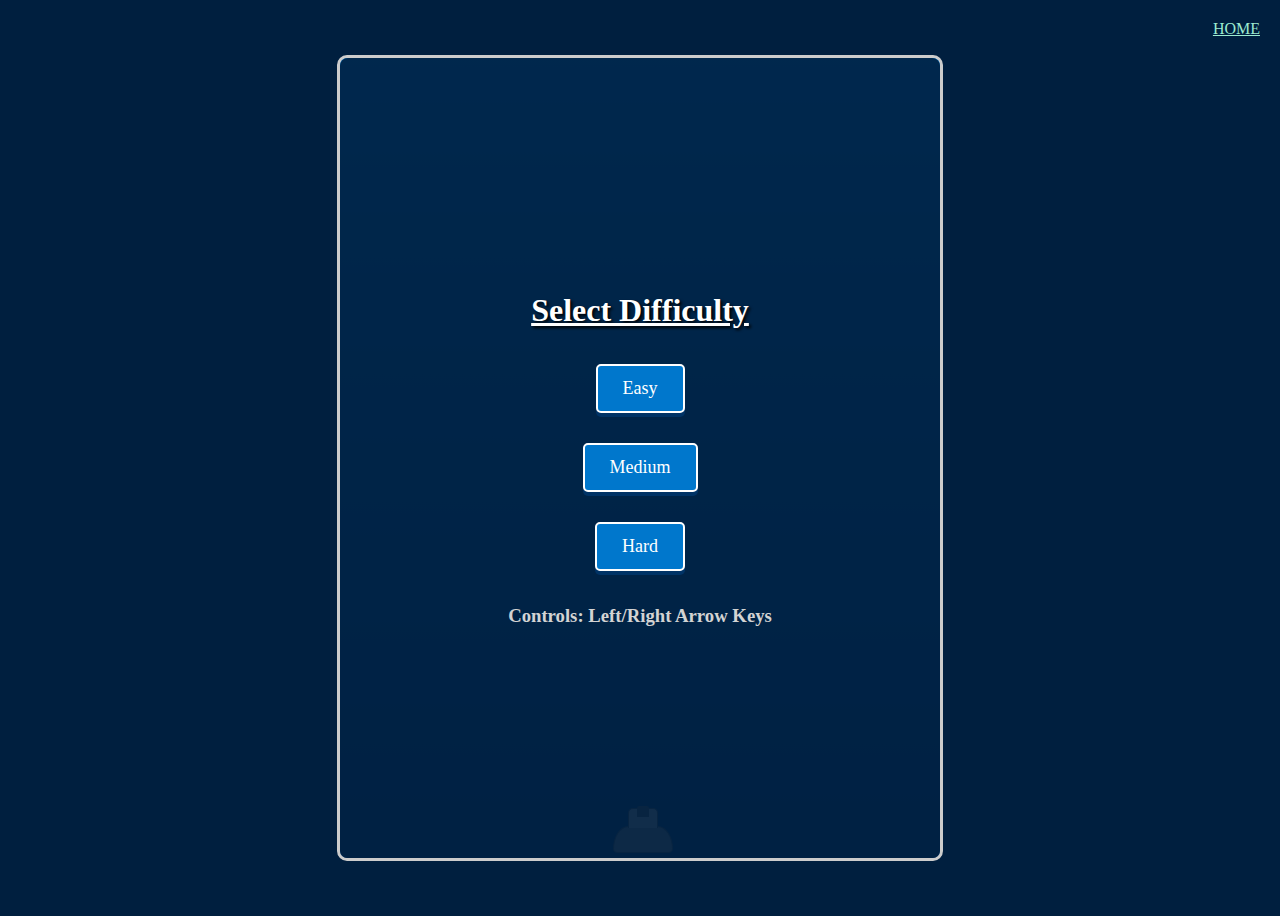
<file: Scratch/game.html>
<!DOCTYPE html>
<html lang="en">
<head>
    <meta charset="UTF-8">
    <meta name="viewport" content="width=device-width, initial-scale=1.0">
    <title>Battleship Game</title>
    <link rel="stylesheet" href="styles.css">
    <link rel="stylesheet" href="divstyles.css">
    <style>
        body {
            display: flex;
            justify-content: center;
            align-items: center;
            min-height: 100vh;
            background-color: #001f3f; /* Dark Navy */
            /* overflow: hidden; */
            font-family: 'Press Start 2P', cursive;
            color: white;
        }

        #game-container {
            position: relative;
            width: 600px;
            height: 800px;
            border: 3px solid #ccc; /* Lighter border */
            /* overflow: hidden; */
            /* Realistic Ocean Background using gradient */
            background: linear-gradient(
                to bottom,
                #0077cc 0%, /* Lighter blue surface */
                #005fa3 30%, /* Medium blue */
                #003366 100% /* Darker blue depths */
            );
            border-radius: 10px;
            /* Subtle wave animation */
            animation: wave-animation 15s infinite linear alternate;
        }

        @keyframes wave-animation {
            from { background-position: 0 0; }
            to { background-position: 100px 50px; }
        }

        /* --- Ship Structure Styling --- */
        #player-ship, .enemy-ship {
            position: absolute; /* Positioned by JS */
            width: 60px;  /* Overall container width */
            height: 45px; /* Overall container height (slightly increased) */
            z-index: 10;
            /* Make container itself invisible */
            background-color: transparent;
            border: none;
            /* Apply transitions to the container for smooth movement */
            transition: left 0.1s linear;
        }
        /* Position player ship near the bottom */
        #player-ship {
            bottom: 5px;
            left: calc(50% - 30px); /* Initial center, JS updates */
        }
        .enemy-ship { z-index: 5; } /* Enemies below player */

        .ship-hull {
            position: absolute;
            bottom: 0;
            left: 0;
            width: 100%; /* Full width of container */
            height: 60%; /* Lower part */
            border: 1px solid #333; /* Dark border */
            /* Pointed bow effect using border-radius */
            border-radius: 30% 30% 5px 5px / 100% 100% 5px 5px;
            box-sizing: border-box; /* Include border in size */
            transition: border 0.3s ease, background-color 0.5s ease; /* For damage/destroy */
        }

        .ship-superstructure {
            position: absolute;
            bottom: 55%; /* Overlap hull slightly */
            left: 25%; /* Indent */
            width: 50%; /* Narrower */
            height: 45%; /* Upper part */
            border: 1px solid #505050;
            border-bottom: none; /* Avoid double border with hull */
            border-radius: 5px 5px 0 0;
            box-sizing: border-box;
            transition: background-color 0.5s ease, border 0.5s ease; /* For destroy */
        }

        .ship-gun {
            position: absolute;
            bottom: 80%; /* On top of superstructure */
            left: 40%; /* Centered on superstructure */
            width: 20%;
            height: 25%; /* Short gun barrel */
            border-radius: 2px 2px 0 0;
            transition: background-color 0.5s ease; /* For destroy */
        }

        /* Player specific colors */
        #player-ship .ship-hull { background-color: #808080; border-color: #505050;}
        #player-ship .ship-superstructure { background-color: #a9a9a9; border-color: #505050;}
        #player-ship .ship-gun { background-color: #505050; }

        /* Enemy specific colors */
        .enemy-ship .ship-hull { background-color: #a0522d; border-color: #5d3a1a; }
        .enemy-ship .ship-superstructure { background-color: #b87333; border-color: #5d3a1a; }
        .enemy-ship .ship-gun { background-color: #5d3a1a; }

        /* Damage States - Apply border change to the hull */
        #player-ship.damage-1 .ship-hull { border: 3px dashed orange; }
        #player-ship.damage-2 .ship-hull { border: 4px dashed red; }

        /* Destroyed state - Apply transform to main container, colors to parts */
        #player-ship.destroyed {
            transform: rotate(-15deg) scale(0.9);
            transition: transform 0.5s ease;
        }
        #player-ship.destroyed .ship-hull { background-color: #444; border-color: black; }
        #player-ship.destroyed .ship-superstructure { background-color: #555; border-color: black; }
        #player-ship.destroyed .ship-gun { background-color: #222; }


        /* --- Projectile & UI Styling (Using updated Torpedo style) --- */
        .projectile {
            position: absolute;
            z-index: 8;
        }
        .air-projectile {
            width: 15px;
            height: 15px;
            background: radial-gradient(circle, yellow 20%, red 80%);
            box-shadow: 0 0 5px 2px rgba(255, 165, 0, 0.7);
            border-radius: 50%; /* Keep air projectiles round */
        }
        .torpedo {
            width: 6px;  /* More elongated */
            height: 30px;  /* Thinner */
            background-color: #002244; /* Slightly different dark blue */
            border: 1px solid #335577; /* Subtle border */
            border-radius: 3px 0 0 3px; /* Rounded nose (left side) */
            opacity: 0.9;
            box-shadow: 1px 1px 3px rgba(200, 200, 255, 0.3); /* Adjusted trail */
        }
        #ui-info {
            position: absolute;
            top: 10px;
            left: 10px;
            font-size: 16px;
            text-shadow: 1px 1px 2px black;
        }
        #score { margin-bottom: 5px; }
        #lives { color: #ffdddd; }
        .screen {
            position: absolute; top: 0; left: 0; width: 100%; height: 100%;
            background-color: rgba(0, 31, 63, 0.9); display: flex; flex-direction: column;
            justify-content: center; align-items: center; text-align: center;
            padding: 20px; box-sizing: border-box; border-radius: 8px; z-index: 100;
        }
        .hidden { display: none; }
        button {
            font-family: 'Press Start 2P', cursive; background-color: #0077cc;
            border: 2px solid white; color: white; padding: 12px 25px; font-size: 18px;
            margin: 15px 5px; cursor: pointer; border-radius: 5px;
            transition: background-color 0.3s, transform 0.1s; box-shadow: 0 4px #003366;
        }
        button:hover { background-color: #005fa3; }
        button:active { background-color: #004c8a; box-shadow: 0 2px #003366; transform: translateY(2px); }
        #final-score { font-size: 28px; margin-bottom: 25px; color: #ffff99; }
        h1 { font-size: 2em; margin-bottom: 20px; text-shadow: 2px 2px 3px black; }

    </style>
</head>
<body>
    <div class="common nav">
        <a href="index.html">Home</a>
    </div>
    <div id="game-container">
        <div id="difficulty-screen" class="screen">
            <h1>Select Difficulty</h1>
            <button data-difficulty="easy">Easy</button>
            <button data-difficulty="medium">Medium</button>
            <button data-difficulty="hard">Hard</button>
            <h3 class="mt-6 text-sm">Controls: Left/Right Arrow Keys</h3>
        </div>
        <div id="game-over-screen" class="screen hidden">
            <h1>Game Over!</h1>
            <div id="final-score">Score: 0</div>
            <button id="restart-button">Restart Game</button>
        </div>

        <div id="ui-info">
            <div id="score">Score: 0</div>
            <div id="lives">Lives: 3</div>
        </div>

        <div id="player-ship">
            <div class="ship-hull"></div>
            <div class="ship-superstructure"></div>
            <div class="ship-gun"></div>
        </div>
        </div> <script>
        // --- DOM Elements ---
        const gameContainer = document.getElementById('game-container');
        const playerShipElement = document.getElementById('player-ship');
        const scoreElement = document.getElementById('score');
        const livesElement = document.getElementById('lives');
        const difficultyScreen = document.getElementById('difficulty-screen');
        const gameOverScreen = document.getElementById('game-over-screen');
        const finalScoreElement = document.getElementById('final-score');
        const restartButton = document.getElementById('restart-button');
        const difficultyButtons = difficultyScreen.querySelectorAll('button[data-difficulty]');
        const uiInfo = document.getElementById('ui-info');

        // --- Game Configuration ---
        const playerSpeed = 8;
        const baseLives = 3;
        // Use updated dimensions consistent with CSS
        const playerShipWidth = 60;
        const playerShipHeight = 45;
        const enemyShipWidth = 60;
        const enemyShipHeight = 45;
        const airProjectileWidth = 15;
        const torpedoWidth = 30; // Match CSS width for .torpedo


        const difficulties = {
            easy: { enemySpeed: 1.5, enemySpawnInterval: 2000, enemyFireInterval: 1800, projectileSpeed: 3, },
            medium: { enemySpeed: 2.5, enemySpawnInterval: 1500, enemyFireInterval: 1300, projectileSpeed: 4, },
            hard: { enemySpeed: 3.5, enemySpawnInterval: 1000, enemyFireInterval: 900, projectileSpeed: 5.5, }
        };
        let currentDifficulty = difficulties.medium;

        // --- Game State ---
        let score = 0;
        let lives = baseLives;
        let isGameOver = true;
        let playerX = 0; // Will be calculated in window.onload
        let keysPressed = {};
        let enemies = [];
        let projectiles = [];
        let gameLoopId;
        let enemySpawnTimer;
        let scoreTimer;

        // --- Initialization ---
        function initGame(difficulty) {
            console.log("Initializing game...");
            currentDifficulty = difficulties[difficulty];
            score = 0;
            lives = baseLives;
            isGameOver = false;
            playerX = gameContainer.offsetWidth / 2 - playerShipWidth / 2;
            console.log(`Initial playerX calculated: ${playerX}`);
            playerShipElement.style.left = `${playerX}px`;
            playerShipElement.className = ''; // Reset classes
            playerShipElement.style.transform = 'none'; // Reset transform
            playerShipElement.style.display = 'block'; // Ensure visible
            playerShipElement.style.opacity = '1';
            keysPressed = {};

            gameContainer.querySelectorAll('.enemy-ship, .projectile').forEach(el => el.remove());
            enemies = [];
            projectiles = [];

            scoreElement.textContent = `Score: ${score}`;
            livesElement.textContent = `Lives: ${lives}`;
            difficultyScreen.classList.add('hidden');
            gameOverScreen.classList.add('hidden');
            uiInfo.classList.remove('hidden');

            startGameLoop();
            startEnemySpawner();
            startScoreCounter();
        }

        // --- Game Loop ---
        function startGameLoop() {
            if (gameLoopId) cancelAnimationFrame(gameLoopId);
            function loop() {
                if (isGameOver) return;
                updatePlayerPosition();
                updateEnemies();
                updateProjectiles();
                checkCollisions();
                gameLoopId = requestAnimationFrame(loop);
            }
            gameLoopId = requestAnimationFrame(loop);
        }

        // --- Player Logic ---
        function updatePlayerPosition() {
            const containerWidth = gameContainer.offsetWidth;
            if (keysPressed['ArrowLeft']) { playerX -= playerSpeed; }
            if (keysPressed['ArrowRight']) { playerX += playerSpeed; }
            playerX = Math.max(0, Math.min(containerWidth - playerShipWidth, playerX));
            playerShipElement.style.left = `${playerX}px`;
        }

        // --- Enemy Logic ---
        function startEnemySpawner() {
            if (enemySpawnTimer) clearInterval(enemySpawnTimer);
            enemySpawnTimer = setInterval(spawnEnemy, currentDifficulty.enemySpawnInterval);
        }

        function spawnEnemy() {
            if (isGameOver) return;
            // Create the main enemy ship container
            const element = document.createElement('div');
            element.classList.add('enemy-ship');
            element.style.width = `${enemyShipWidth}px`;
            element.style.height = `${enemyShipHeight}px`;

            // Create and append structural elements
            const hull = document.createElement('div');
            hull.className = 'ship-hull';
            element.appendChild(hull);

            const superstructure = document.createElement('div');
            superstructure.className = 'ship-superstructure';
            element.appendChild(superstructure);

            const gun = document.createElement('div');
            gun.className = 'ship-gun';
            element.appendChild(gun);

            // Positioning logic
            const spawnPadding = 10;
            const maxSpawnX = gameContainer.offsetWidth - enemyShipWidth - spawnPadding * 2;
            const x = Math.random() * maxSpawnX + spawnPadding;
            const y = -enemyShipHeight;

            element.style.left = `${x}px`;
            element.style.top = `${y}px`;

            gameContainer.appendChild(element); // Appends inside the container
            enemies.push({ element, x, y, fireCooldown: Math.random() * currentDifficulty.enemyFireInterval });
        }


        function updateEnemies() {
            const frameTimeMs = 1000 / 60;
            for (let i = enemies.length - 1; i >= 0; i--) {
                const enemy = enemies[i];
                if (!enemy.element || !gameContainer.contains(enemy.element)) {
                    enemies.splice(i, 1);
                    continue;
                }
                enemy.y += currentDifficulty.enemySpeed;
                enemy.element.style.top = `${enemy.y}px`;
                enemy.x = parseFloat(enemy.element.style.left);

                enemy.fireCooldown -= frameTimeMs;
                if (enemy.fireCooldown <= 0) {
                    enemyFire(enemy);
                    enemy.fireCooldown = currentDifficulty.enemyFireInterval + (Math.random() - 0.5) * (currentDifficulty.enemyFireInterval * 0.3);
                }

                if (enemy.y > gameContainer.offsetHeight) {
                    enemy.element.remove();
                    enemies.splice(i, 1);
                }
            }
        }

        function enemyFire(enemy) {
            if (isGameOver || !enemy.element) return;
            const type = Math.random() < 0.6 ? 'torpedo' : 'air-projectile';
            const element = document.createElement('div');
            element.classList.add('projectile', type);

            const enemyRect = getBoundingBox(enemy.element);
            if (enemyRect.width === 0) return; // Don't fire if enemy rect invalid

            const projectileWidth = (type === 'torpedo' ? torpedoWidth : airProjectileWidth);
            const x = enemyRect.left + enemyRect.width / 2 - projectileWidth / 2;
            const y = enemyRect.bottom;
            let speed = currentDifficulty.projectileSpeed;

            if(type === 'torpedo') { speed *= 0.8; }

            element.style.left = `${x}px`;
            element.style.top = `${y}px`;

            gameContainer.appendChild(element);
            projectiles.push({ element, x, y, type, speed });
        }


        // --- Projectile Logic ---
        function updateProjectiles() {
            for (let i = projectiles.length - 1; i >= 0; i--) {
                const proj = projectiles[i];
                if (!proj.element || !gameContainer.contains(proj.element)) {
                    projectiles.splice(i, 1);
                    continue;
                }
                let currentY = parseFloat(proj.element.style.top);
                currentY += proj.speed;
                proj.element.style.top = `${currentY}px`;
                proj.y = currentY;

                if (currentY > gameContainer.offsetHeight) {
                    proj.element.remove();
                    projectiles.splice(i, 1);
                }
            }
        }

        // --- Scoring ---
        function startScoreCounter() {
            if (scoreTimer) clearInterval(scoreTimer);
            scoreTimer = setInterval(() => {
                if (!isGameOver) {
                    score += 10;
                    scoreElement.textContent = `Score: ${score}`;
                    finalScoreElement.textContent = `Score: ${score}`;
                }
            }, 1000);
        }

        // --- Collision Detection ---
        function getBoundingBox(element) {
            if (!element || !gameContainer.contains(element)) {
                return { left: -1, top: -1, right: -1, bottom: -1, width: 0, height: 0 };
            }
            const rect = element.getBoundingClientRect();
            const gameRect = gameContainer.getBoundingClientRect();
            if (rect.width === 0 || rect.height === 0) {
                return { left: -1, top: -1, right: -1, bottom: -1, width: 0, height: 0 };
            }
            return {
                left: rect.left - gameRect.left, top: rect.top - gameRect.top,
                right: rect.right - gameRect.left, bottom: rect.bottom - gameRect.top,
                width: rect.width, height: rect.height
            };
        }

        function checkCollisions() {
            const playerRect = getBoundingBox(playerShipElement);
            if (playerRect.width === 0) return;

            const collisionTolerance = 4;

            // Player vs Enemy Ship
            for (let i = enemies.length - 1; i >= 0; i--) {
                const enemy = enemies[i];
                if (!enemy.element) continue;
                const enemyRect = getBoundingBox(enemy.element);
                if (enemyRect.width === 0) continue;

                const overlapsX = (playerRect.left < enemyRect.right - collisionTolerance) && (playerRect.right > enemyRect.left + collisionTolerance);
                const overlapsY = (playerRect.top < enemyRect.bottom - collisionTolerance) && (playerRect.bottom > enemyRect.top + collisionTolerance);
                if (overlapsX && overlapsY) { triggerGameOver(true); return; }
            }

            // Player vs Projectile
            for (let i = projectiles.length - 1; i >= 0; i--) {
                const proj = projectiles[i];
                if (!proj.element) continue;
                const projRect = getBoundingBox(proj.element);
                if (projRect.width === 0) continue;

                if (rectsOverlap(playerRect, projRect)) {
                    const elementToRemove = proj.element;
                    // Remove from array first to prevent trying to access it again
                    projectiles.splice(i, 1);
                    if (elementToRemove) { elementToRemove.remove(); }
                    handlePlayerHit();
                    if (isGameOver) return; // Exit checkCollisions immediately
                }
            }
        }


        function rectsOverlap(rect1, rect2) {
            if (rect1.width === 0 || rect2.width === 0) return false;
            return ( rect1.left < rect2.right && rect1.right > rect2.left && rect1.top < rect2.bottom && rect1.bottom > rect2.top );
        }

        // --- Player Hit & Game Over ---
        function handlePlayerHit() {
            if (isGameOver) return;
            lives--;
            livesElement.textContent = `Lives: ${lives}`;
            scoreElement.textContent = `Score: ${score}`;

            playerShipElement.classList.remove('damage-1', 'damage-2');
            if (lives === 2) { playerShipElement.classList.add('damage-1'); }
            else if (lives === 1) { playerShipElement.classList.add('damage-2'); }
            else if (lives <= 0) { triggerGameOver(false); }
        }

        function triggerGameOver(instantKill) {
            // --- FIX: Capture the score *before* stopping timers/loops ---
            const finalScoreValue = score;
            console.log(`Game Over triggered! Final Score Captured: ${finalScoreValue}`);

            // Update the main UI score one last time (optional, but good practice)
            scoreElement.textContent = `Score: ${finalScoreValue}`;
            // --- FIX: Set the game over screen score using the captured value ---
            finalScoreElement.textContent = `Score: ${finalScoreValue}`;

            if (isGameOver) return; // Prevent multiple triggers
            isGameOver = true; // Set game over state

            // Stop game processes
            cancelAnimationFrame(gameLoopId); gameLoopId = null;
            clearInterval(enemySpawnTimer); enemySpawnTimer = null;
            clearInterval(scoreTimer); scoreTimer = null; // Stop score incrementing

            // Apply visual effect for game over
            playerShipElement.classList.add('destroyed');

            // Clear state arrays (can be done here or after timeout)
            // enemies = [];
            // projectiles = [];

            // Delay showing the game over screen
            setTimeout(() => {
                // --- FIX: Ensure the final score display uses the captured value ---
                // (Redundant if set above, but safe to set again)
                finalScoreElement.textContent = `Score: ${finalScoreValue}`;
                gameOverScreen.classList.remove('hidden'); // Show game over screen
                uiInfo.classList.add('hidden'); // Hide in-game UI
                // Clean up remaining DOM elements after a delay
                gameContainer.querySelectorAll('.enemy-ship, .projectile').forEach(el => el.remove());
                // Clear state arrays here if not done above
                enemies = [];
                projectiles = [];
            }, 1000); // 1 second delay
        }

        // --- Event Listeners ---
        document.addEventListener('keydown', (e) => {
            if (!isGameOver) {
                keysPressed[e.key] = true;
                if (e.key === 'ArrowLeft' || e.key === 'ArrowRight') e.preventDefault();
            }
        });
        document.addEventListener('keyup', (e) => { delete keysPressed[e.key]; });
        difficultyButtons.forEach(button => {
            button.addEventListener('click', () => initGame(button.getAttribute('data-difficulty')));
        });
        restartButton.addEventListener('click', () => {
            console.log("Restarting game...");
            playerShipElement.className = '';
            playerShipElement.style.transform = 'none';
            gameOverScreen.classList.add('hidden');
            difficultyScreen.classList.remove('hidden');
            gameContainer.querySelectorAll('.enemy-ship, .projectile').forEach(el => el.remove());
            enemies = [];
            projectiles = [];
            if (enemySpawnTimer) clearInterval(enemySpawnTimer); enemySpawnTimer = null;
            if (scoreTimer) clearInterval(scoreTimer); scoreTimer = null;
            if (gameLoopId) cancelAnimationFrame(gameLoopId); gameLoopId = null;
            uiInfo.classList.add('hidden');
        });

        // --- Initial Setup ---
        uiInfo.classList.add('hidden');
        window.onload = () => {
            console.log("Window loaded.");
            try {
                // Calculate initial position
                playerX = gameContainer.offsetWidth / 2 - playerShipWidth / 2;
                console.log(`Container Width: ${gameContainer.offsetWidth}, Ship Width: ${playerShipWidth}, Calculated playerX: ${playerX}`);
                playerShipElement.style.left = `${playerX}px`;
                // Ensure player ship is displayed
                playerShipElement.style.display = 'block';
                playerShipElement.style.opacity = '1';
                console.log(`Player ship initial style.left: ${playerShipElement.style.left}`);
            } catch (error) {
                console.error("Error during window.onload initialization:", error);
            }
        };
        </script>
    </body>
</html>
</file>
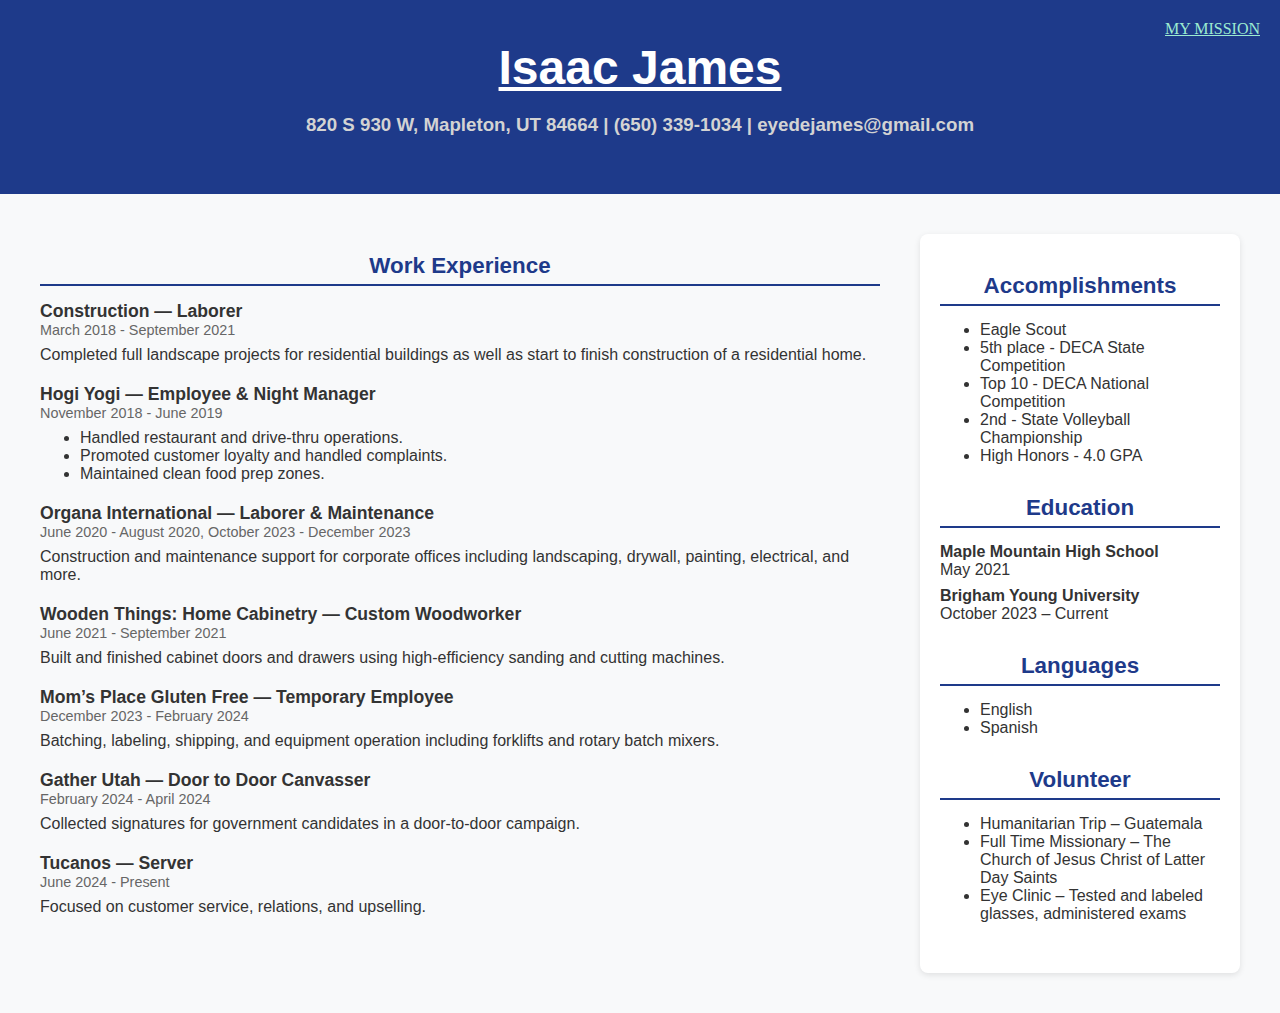
<file: Scratch/resume.html>
<!DOCTYPE html>
<html lang="en">
<head>
  <meta charset="UTF-8" />
  <meta name="viewport" content="width=device-width, initial-scale=1.0" />
  <title>Isaac James | Resume</title>
  <link rel="stylesheet" href="divstyles.css">
  <link rel="stylesheet" href="styles.css">
  <style>
    body {
      font-family: 'Segoe UI', Tahoma, Geneva, Verdana, sans-serif;
      margin: 0;
      padding: 0;
      background: #f8f9fa;
      color: #333;
    }

    header {
      background-color: #1e3a8a;
      color: white;
      padding: 40px;
      text-align: center;
    }

    header h1 {
      margin: 0;
      font-size: 3em;
    }

    main {
      display: flex;
      flex-wrap: wrap;
      padding: 40px;
      gap: 40px;
      max-width: 1200px;
      margin: auto;
    }

    .left-column {
      flex: 3;
      min-width: 300px;
    }

    .right-column {
      flex: 1;
      min-width: 250px;
      background-color: #fff;
      padding: 20px;
      border-radius: 8px;
      box-shadow: 0 2px 6px rgba(0,0,0,0.1);
    }

    section {
      margin-bottom: 30px;
    }

    h2 {
      border-bottom: 2px solid #1e3a8a;
      padding-bottom: 5px;
      margin-bottom: 15px;
      color: #1e3a8a;
      font-size: 1.4em;
    }

    .job {
      margin-bottom: 20px;
    }

    .job-title {
      font-weight: bold;
      font-size: 1.1em;
    }

    .job-date {
      font-size: 0.9em;
      color: #666;
    }

    ul, p {
      margin: 8px 0;
    }
/* hello */
  </style>
</head>
<body>
    <div class="common nav">
        <a href="index.html">My Mission</a>
    </div>
  <header>
    <h1>Isaac James</h1>
    <h3>820 S 930 W, Mapleton, UT 84664 | <strong>(650) 339-1034</strong> | eyedejames@gmail.com</h3>
  </header>

  <main>
    <div class="left-column">
      <section>
        <h2>Work Experience</h2>

        <div class="job">
          <div class="job-title">Construction — Laborer</div>
          <div class="job-date">March 2018 - September 2021</div>
          <p>Completed full landscape projects for residential buildings as well as start to finish construction of a residential home.</p>
        </div>

        <div class="job">
          <div class="job-title">Hogi Yogi — Employee & Night Manager</div>
          <div class="job-date">November 2018 - June 2019</div>
          <ul>
            <li>Handled restaurant and drive-thru operations.</li>
            <li>Promoted customer loyalty and handled complaints.</li>
            <li>Maintained clean food prep zones.</li>
          </ul>
        </div>

        <div class="job">
          <div class="job-title">Organa International — Laborer & Maintenance</div>
          <div class="job-date">June 2020 - August 2020, October 2023 - December 2023</div>
          <p>Construction and maintenance support for corporate offices including landscaping, drywall, painting, electrical, and more.</p>
        </div>

        <div class="job">
          <div class="job-title">Wooden Things: Home Cabinetry — Custom Woodworker</div>
          <div class="job-date">June 2021 - September 2021</div>
          <p>Built and finished cabinet doors and drawers using high-efficiency sanding and cutting machines.</p>
        </div>

        <div class="job">
          <div class="job-title">Mom’s Place Gluten Free — Temporary Employee</div>
          <div class="job-date">December 2023 - February 2024</div>
          <p>Batching, labeling, shipping, and equipment operation including forklifts and rotary batch mixers.</p>
        </div>

        <div class="job">
          <div class="job-title">Gather Utah — Door to Door Canvasser</div>
          <div class="job-date">February 2024 - April 2024</div>
          <p>Collected signatures for government candidates in a door-to-door campaign.</p>
        </div>

        <div class="job">
          <div class="job-title">Tucanos — Server</div>
          <div class="job-date">June 2024 - Present</div>
          <p>Focused on customer service, relations, and upselling.</p>
        </div>
      </section>
    </div>

    <div class="right-column">
      <section>
        <h2>Accomplishments</h2>
        <ul>
          <li>Eagle Scout</li>
          <li>5th place - DECA State Competition</li>
          <li>Top 10 - DECA National Competition</li>
          <li>2nd - State Volleyball Championship</li>
          <li>High Honors - 4.0 GPA</li>
        </ul>
      </section>

      <section>
        <h2>Education</h2>
        <p><strong>Maple Mountain High School</strong><br>May 2021</p>
        <p><strong>Brigham Young University</strong><br>October 2023 – Current</p>
      </section>

      <section>
        <h2>Languages</h2>
        <ul>
          <li>English</li>
          <li>Spanish</li>
        </ul>
      </section>

      <section>
        <h2>Volunteer</h2>
        <ul>
          <li>Humanitarian Trip – Guatemala</li>
          <li>Full Time Missionary – The Church of Jesus Christ of Latter Day Saints</li>
          <li>Eye Clinic – Tested and labeled glasses, administered exams</li>
        </ul>
      </section>
    </div>
  </main>
</body>
</html>
</file>
<file: Scratch/styles.css>
body {
    font-family: 'Lucida Sans', 'Lucida Sans Regular', 'Lucida Grande', 'Lucida Sans Unicode', Geneva, Verdana, sans-serif;
    background-color: rgb(2, 2, 39);
    color: aliceblue;
    /* background-image: url(https://magazine.byu.edu/wp-content/uploads/2019/01/First-Person-Cosmo-Unicycle.png); */
    background-repeat: no-repeat;
    background-size: cover;
    }
    
    a{
        color: rgba(156, 235, 209);
        font-family: Cambria, Cochin, Georgia, Times, 'Times New Roman', serif;
        text-transform: uppercase;
    }
    a:visited{
        color: aqua;
    }
    h1, h2{
        text-align: center;    
    }

    h1{
        text-decoration: underline;
    }
    /* img{
        border: 5px solid orange;
        padding: 5px;
        z-index: 3;
    } */

    h3{
        color: lightgray;
    }
</file>
<file: Scratch/divstyles.css>
.common{
    /* border: 2px solid white; */
    position: absolute;
}
.nav{
    position: absolute;
    right: 20px;
    font-size: 100%;
    top: 20px;
}
.footer{
    position: fixed;
    bottom: 0px;
    left: 0px;
    right: 0px;
    text-align: center;
    font-size: 50%;
    font-style: italic;
    background-color: rgba(169, 169, 169, 0.9);
    color: black;
}
.header{
    color: orange;
    top: -40px;
    left: 0px;
    right: 0px;
    text-align: center;
    z-index: -1;
    font-size: 200%;
}
.content{
    top:100px;
    left: 10%;
    right: 10%;
    background-color: rgba(98, 167, 166, 0.9);  
}

.container {
    display: flex;
    align-items: flex-start;
    gap: 20px;
    padding: 20px;
  }
  
.list {
    flex: 2;
    padding-right: 10px;
    font-size: 200%;
  }
  
.images {
    flex: 1;
    display: grid;
    grid-template-columns: 1fr;
    gap: 35px;
  }
  
.images img {
    width: 80%;
    height: auto;
    border: 4px solid gold;
    box-shadow: 0 0 10px rgba(0,0,0,0.2);
  }

  .return{
    padding: 25px;
  }
</file>
